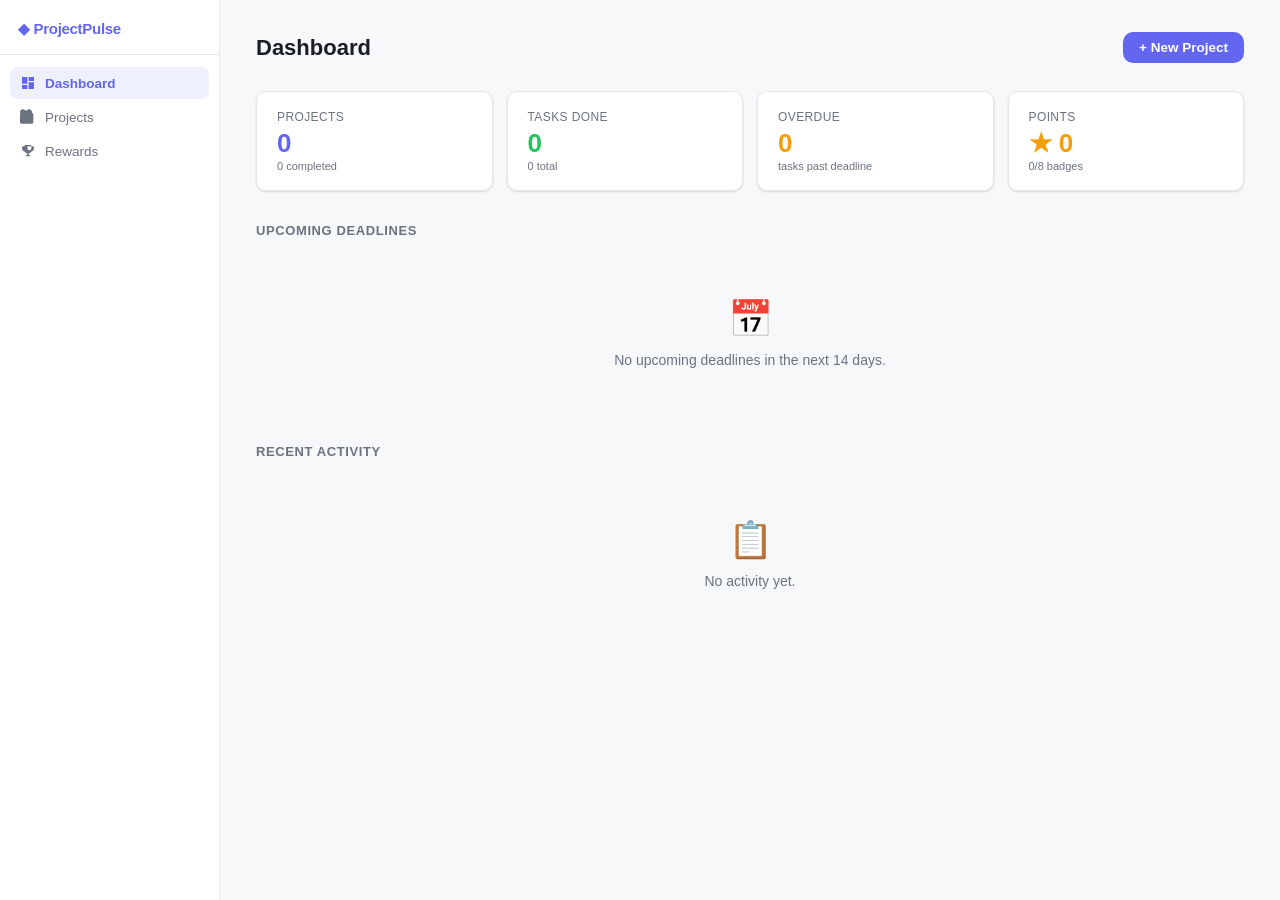
<file: index.html>
<!DOCTYPE html>
<html lang="en">
<head>
  <meta charset="UTF-8" />
  <meta name="viewport" content="width=device-width, initial-scale=1.0" />
  <title>ProjectPulse</title>
  <link rel="stylesheet" href="style.css" />
</head>
<body>

<!-- ===== SIDEBAR ===== -->
<aside class="sidebar">
  <div class="sidebar-header">
    <span class="logo">&#9670; ProjectPulse</span>
  </div>

  <nav class="sidebar-nav">
    <button class="nav-btn active" data-view="dashboard">
      <svg viewBox="0 0 24 24"><path d="M3 13h8V3H3zm0 8h8v-6H3zm10 0h8V11h-8zm0-18v6h8V3z"/></svg>
      Dashboard
    </button>
    <button class="nav-btn" data-view="projects">
      <svg viewBox="0 0 24 24"><path d="M20 6h-2.18c.07-.44.18-.88.18-1.33C18 2.53 15.96.5 13.5.5c-1.3 0-2.48.56-3.33 1.44L9 3.09 7.83 1.94C6.98 1.06 5.8.5 4.5.5 2.04.5 0 2.53 0 4.67 0 5.12.11 5.56.18 6H2C.9 6 0 6.9 0 8v12c0 1.1.9 2 2 2h16c1.1 0 2-.9 2-2V8c0-1.1-.9-2-2-2z"/></svg>
      Projects
    </button>
    <button class="nav-btn" data-view="rewards">
      <svg viewBox="0 0 24 24"><path d="M19 5h-2V3H7v2H5c-1.1 0-2 .9-2 2v1c0 2.55 1.92 4.63 4.39 4.94A5.01 5.01 0 0011 15.9V18H9v2h6v-2h-2v-2.1a5.01 5.01 0 003.61-2.96C19.08 12.63 21 10.55 21 8V7c0-1.1-.9-2-2-2zm-2 3c0 1.65-1.35 3-3 3s-3-1.35-3-3V5h6v3z"/></svg>
      Rewards
    </button>
  </nav>

  <div class="sidebar-projects" id="sidebarProjectList"></div>
</aside>

<!-- ===== MAIN ===== -->
<main class="main">

  <!-- DASHBOARD VIEW -->
  <section class="view active" id="view-dashboard">
    <header class="view-header">
      <h1>Dashboard</h1>
      <button class="btn-primary" id="dashNewProject">+ New Project</button>
    </header>

    <div class="stats-grid" id="statsGrid"></div>

    <div class="section-title">Upcoming Deadlines</div>
    <div class="deadline-list" id="upcomingDeadlines"></div>

    <div class="section-title">Recent Activity</div>
    <div class="activity-list" id="activityList"></div>
  </section>

  <!-- PROJECTS VIEW -->
  <section class="view" id="view-projects">
    <header class="view-header">
      <h1>Projects</h1>
      <button class="btn-primary" id="projNewProject">+ New Project</button>
    </header>
    <div class="projects-grid" id="projectsGrid"></div>
  </section>

  <!-- REWARDS VIEW -->
  <section class="view" id="view-rewards">
    <header class="view-header">
      <h1>Rewards</h1>
    </header>
    <div class="rewards-summary" id="rewardsSummary"></div>
    <div class="section-title">Badges Earned</div>
    <div class="badges-grid" id="badgesGrid"></div>
    <div class="section-title">Points History</div>
    <div class="points-history" id="pointsHistory"></div>
  </section>

  <!-- PROJECT DETAIL VIEW -->
  <section class="view" id="view-project-detail">
    <header class="view-header">
      <button class="btn-back" id="backBtn">&#8592; Back</button>
      <div class="project-detail-title">
        <h1 id="detailProjectName"></h1>
        <span class="deadline-badge" id="detailDeadline"></span>
      </div>
      <div class="header-actions">
        <button class="btn-secondary" id="addMilestoneBtn">+ Milestone</button>
        <button class="btn-danger-sm" id="deleteProjectBtn">Delete</button>
      </div>
    </header>
    <p class="project-description" id="detailDescription"></p>
    <div class="progress-bar-wrap">
      <div class="progress-bar-label">
        <span>Progress</span>
        <span id="detailProgress">0%</span>
      </div>
      <div class="progress-bar-track"><div class="progress-bar-fill" id="detailProgressBar"></div></div>
    </div>
    <div class="milestones-list" id="milestonesList"></div>
  </section>

</main>

<!-- ===== MODALS ===== -->

<!-- New/Edit Project Modal -->
<div class="modal-overlay" id="projectModal">
  <div class="modal">
    <div class="modal-header">
      <h2 id="projectModalTitle">New Project</h2>
      <button class="modal-close" data-close="projectModal">&times;</button>
    </div>
    <div class="modal-body">
      <label>Project Name <span class="req">*</span></label>
      <input type="text" id="pmName" placeholder="e.g. Website Redesign" />

      <label>Description</label>
      <textarea id="pmDesc" rows="3" placeholder="What is this project about?"></textarea>

      <label>Deadline <span class="req">*</span></label>
      <input type="date" id="pmDeadline" />

      <label>Priority</label>
      <select id="pmPriority">
        <option value="low">Low</option>
        <option value="medium" selected>Medium</option>
        <option value="high">High</option>
      </select>
    </div>
    <div class="modal-footer">
      <button class="btn-secondary" data-close="projectModal">Cancel</button>
      <button class="btn-primary" id="saveProjectBtn">Save Project</button>
    </div>
  </div>
</div>

<!-- New/Edit Milestone Modal -->
<div class="modal-overlay" id="milestoneModal">
  <div class="modal">
    <div class="modal-header">
      <h2 id="milestoneModalTitle">New Milestone</h2>
      <button class="modal-close" data-close="milestoneModal">&times;</button>
    </div>
    <div class="modal-body">
      <label>Milestone Name <span class="req">*</span></label>
      <input type="text" id="mmName" placeholder="e.g. Design Phase" />

      <label>Deadline <span class="req">*</span></label>
      <input type="date" id="mmDeadline" />
    </div>
    <div class="modal-footer">
      <button class="btn-secondary" data-close="milestoneModal">Cancel</button>
      <button class="btn-primary" id="saveMilestoneBtn">Save Milestone</button>
    </div>
  </div>
</div>

<!-- New/Edit Task Modal -->
<div class="modal-overlay" id="taskModal">
  <div class="modal">
    <div class="modal-header">
      <h2 id="taskModalTitle">New Task</h2>
      <button class="modal-close" data-close="taskModal">&times;</button>
    </div>
    <div class="modal-body">
      <label>Task Name <span class="req">*</span></label>
      <input type="text" id="tmName" placeholder="e.g. Create wireframes" />

      <label>Deadline</label>
      <input type="date" id="tmDeadline" />

      <label>Reminder (minutes before deadline)</label>
      <select id="tmReminder">
        <option value="0">No reminder</option>
        <option value="60">1 hour before</option>
        <option value="1440" selected>1 day before</option>
        <option value="4320">3 days before</option>
        <option value="10080">1 week before</option>
      </select>
    </div>
    <div class="modal-footer">
      <button class="btn-secondary" data-close="taskModal">Cancel</button>
      <button class="btn-primary" id="saveTaskBtn">Save Task</button>
    </div>
  </div>
</div>

<!-- Reward Toast -->
<div class="reward-toast" id="rewardToast">
  <div class="toast-icon">&#127942;</div>
  <div class="toast-content">
    <div class="toast-title" id="toastTitle"></div>
    <div class="toast-body" id="toastBody"></div>
  </div>
</div>

<script src="app.js"></script>
</body>
</html>
</file>
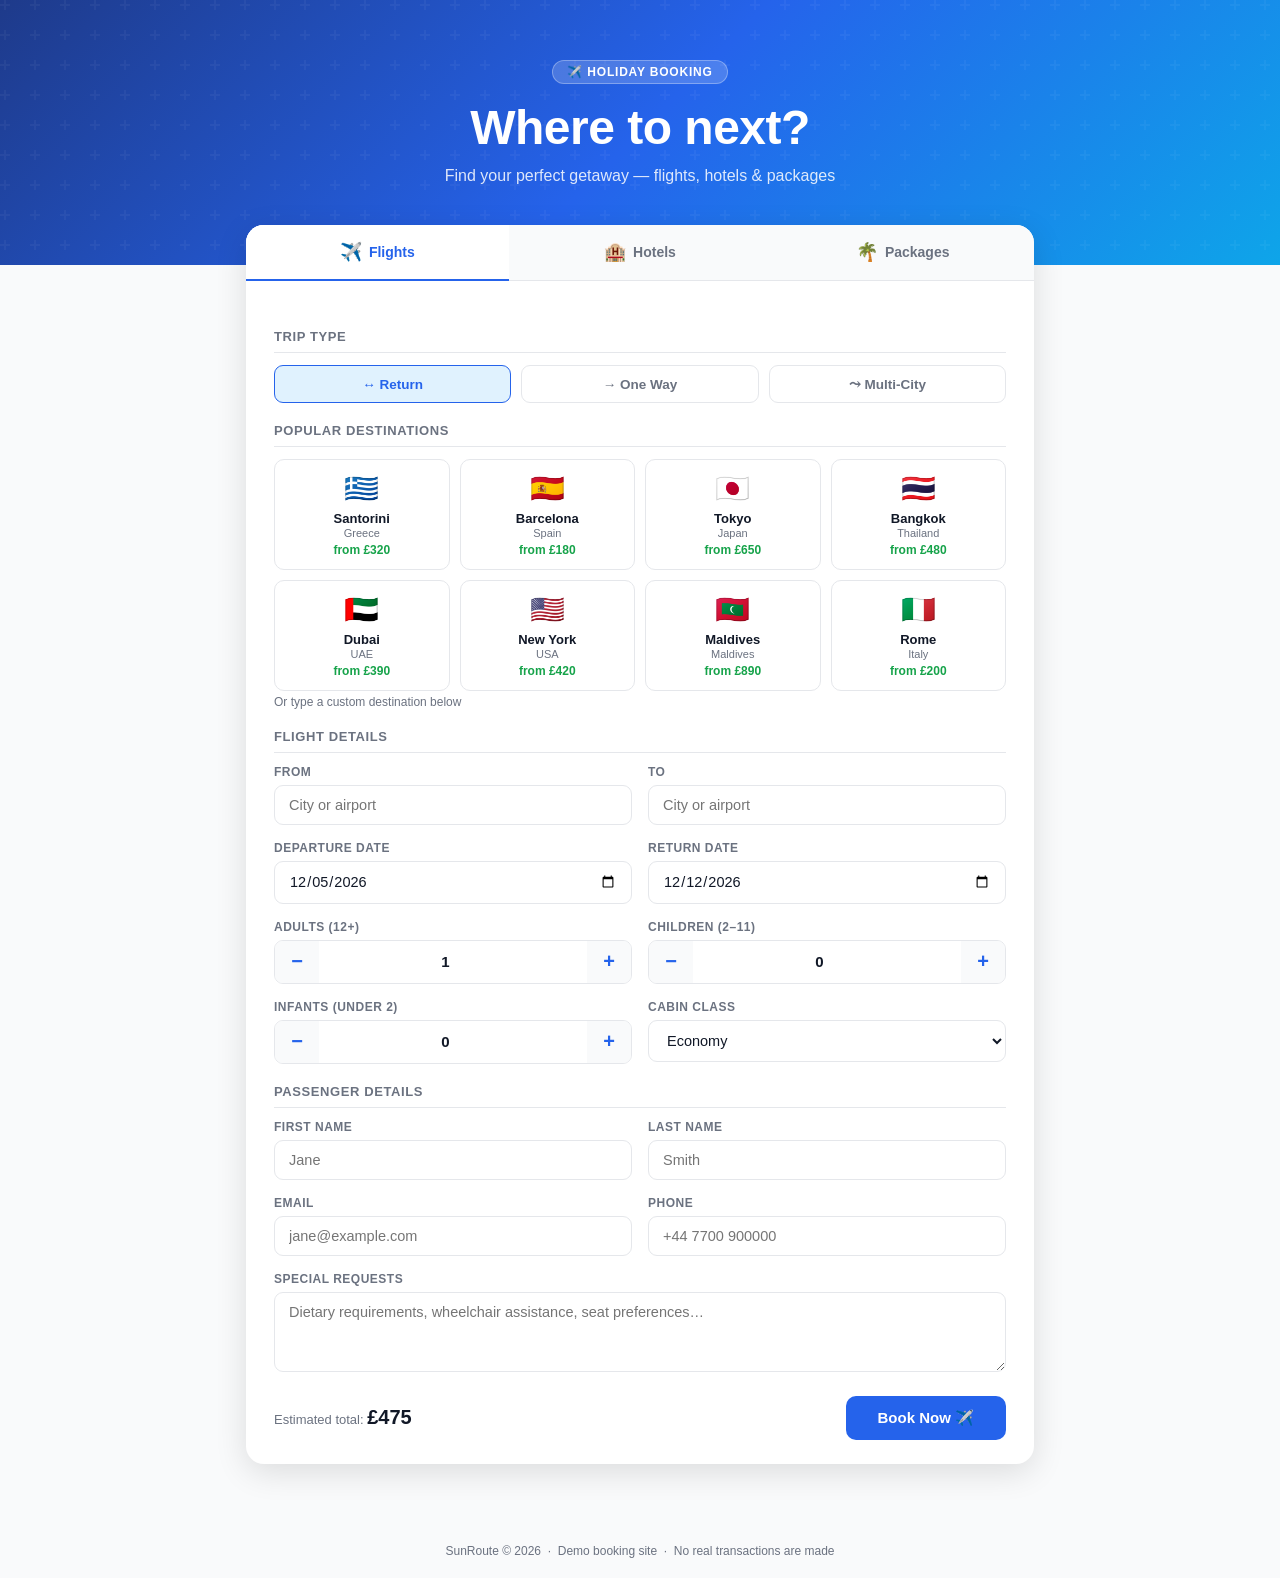
<file: holiday-booking.html>
<!DOCTYPE html>
<html lang="en">
<head>
<meta charset="UTF-8" />
<meta name="viewport" content="width=device-width, initial-scale=1.0" />
<title>SunRoute — Holiday Booking</title>
<style>
  *, *::before, *::after { box-sizing: border-box; margin: 0; padding: 0; }

  :root {
    --blue:    #2563eb;
    --blue-d:  #1d4ed8;
    --sky:     #e0f2fe;
    --green:   #16a34a;
    --amber:   #d97706;
    --red:     #dc2626;
    --text:    #111827;
    --sub:     #6b7280;
    --border:  #e5e7eb;
    --bg:      #f9fafb;
    --white:   #ffffff;
    --radius:  12px;
    --shadow:  0 1px 4px rgba(0,0,0,.08), 0 2px 12px rgba(0,0,0,.06);
    --shadow-lg: 0 8px 32px rgba(0,0,0,.12);
  }

  html { scroll-behavior: smooth; }
  body {
    font-family: -apple-system, BlinkMacSystemFont, "Segoe UI", Roboto, sans-serif;
    font-size: 15px;
    color: var(--text);
    background: var(--bg);
    min-height: 100vh;
  }

  /* ── HERO ── */
  .hero {
    background: linear-gradient(135deg, #1e3a8a 0%, #2563eb 50%, #0ea5e9 100%);
    color: #fff;
    padding: 60px 24px 80px;
    text-align: center;
    position: relative;
    overflow: hidden;
  }
  .hero::before {
    content: '';
    position: absolute;
    inset: 0;
    background: url("data:image/svg+xml,%3Csvg width='60' height='60' viewBox='0 0 60 60' xmlns='http://www.w3.org/2000/svg'%3E%3Cg fill='none' fill-rule='evenodd'%3E%3Cg fill='%23ffffff' fill-opacity='0.04'%3E%3Cpath d='M36 34v-4h-2v4h-4v2h4v4h2v-4h4v-2h-4zm0-30V0h-2v4h-4v2h4v4h2V6h4V4h-4zM6 34v-4H4v4H0v2h4v4h2v-4h4v-2H6zM6 4V0H4v4H0v2h4v4h2V6h4V4H6z'/%3E%3C/g%3E%3C/g%3E%3C/svg%3E");
  }
  .hero-label {
    display: inline-block;
    background: rgba(255,255,255,.18);
    border: 1px solid rgba(255,255,255,.3);
    border-radius: 99px;
    padding: 4px 14px;
    font-size: 12px;
    font-weight: 600;
    letter-spacing: .8px;
    text-transform: uppercase;
    margin-bottom: 16px;
    position: relative;
  }
  .hero h1 {
    font-size: clamp(28px, 5vw, 48px);
    font-weight: 800;
    letter-spacing: -.5px;
    margin-bottom: 12px;
    position: relative;
  }
  .hero p {
    font-size: 16px;
    opacity: .85;
    position: relative;
  }

  /* ── MAIN CARD ── */
  .container {
    max-width: 820px;
    margin: -40px auto 60px;
    padding: 0 16px;
    position: relative;
  }

  .card {
    background: var(--white);
    border-radius: 18px;
    box-shadow: var(--shadow-lg);
    overflow: hidden;
  }

  /* ── TABS ── */
  .tabs {
    display: flex;
    border-bottom: 1px solid var(--border);
    background: var(--bg);
  }
  .tab {
    flex: 1;
    padding: 16px 10px;
    border: none;
    background: transparent;
    font-size: 14px;
    font-weight: 600;
    color: var(--sub);
    cursor: pointer;
    transition: color .15s, background .15s;
    display: flex;
    align-items: center;
    justify-content: center;
    gap: 7px;
    border-bottom: 2px solid transparent;
    margin-bottom: -1px;
  }
  .tab:hover { color: var(--text); background: var(--white); }
  .tab.active { color: var(--blue); border-bottom-color: var(--blue); background: var(--white); }
  .tab-icon { font-size: 18px; }

  /* ── FORM PANELS ── */
  .panel { display: none; padding: 28px 28px 24px; }
  .panel.active { display: block; }

  .form-grid {
    display: grid;
    grid-template-columns: 1fr 1fr;
    gap: 16px;
  }
  .span2 { grid-column: 1 / -1; }

  .field { display: flex; flex-direction: column; gap: 6px; }
  .field label {
    font-size: 12px;
    font-weight: 700;
    text-transform: uppercase;
    letter-spacing: .5px;
    color: var(--sub);
  }
  .field input,
  .field select,
  .field textarea {
    padding: 11px 14px;
    border: 1.5px solid var(--border);
    border-radius: 9px;
    font-size: 14.5px;
    font-family: inherit;
    color: var(--text);
    background: var(--white);
    transition: border-color .15s, box-shadow .15s;
    outline: none;
    width: 100%;
  }
  .field input:focus,
  .field select:focus,
  .field textarea:focus {
    border-color: var(--blue);
    box-shadow: 0 0 0 3px rgba(37,99,235,.12);
  }
  .field textarea { resize: vertical; min-height: 80px; }
  .field .field-hint { font-size: 11.5px; color: var(--sub); }

  /* counter widget */
  .counter {
    display: flex;
    align-items: center;
    gap: 0;
    border: 1.5px solid var(--border);
    border-radius: 9px;
    overflow: hidden;
    height: 44px;
  }
  .counter button {
    width: 44px;
    height: 100%;
    border: none;
    background: var(--bg);
    font-size: 20px;
    cursor: pointer;
    color: var(--blue);
    font-weight: 700;
    transition: background .15s;
    flex-shrink: 0;
  }
  .counter button:hover { background: var(--sky); }
  .counter input {
    flex: 1;
    border: none !important;
    text-align: center;
    font-size: 15px;
    font-weight: 700;
    background: transparent;
    padding: 0 !important;
    box-shadow: none !important;
    min-width: 0;
  }
  .counter input:focus { box-shadow: none !important; }

  /* trip type radio */
  .trip-type-group {
    display: flex;
    gap: 10px;
  }
  .trip-type-group label {
    flex: 1;
    display: flex;
    align-items: center;
    justify-content: center;
    gap: 7px;
    padding: 10px 12px;
    border: 1.5px solid var(--border);
    border-radius: 9px;
    cursor: pointer;
    font-size: 13.5px;
    font-weight: 600;
    color: var(--sub);
    transition: border-color .15s, color .15s, background .15s;
    text-transform: none;
    letter-spacing: 0;
  }
  .trip-type-group input[type="radio"] { display: none; }
  .trip-type-group input[type="radio"]:checked + span { color: var(--blue); }
  .trip-type-group label:has(input:checked) {
    border-color: var(--blue);
    background: var(--sky);
    color: var(--blue);
  }

  /* section heading inside form */
  .form-section-title {
    font-size: 13px;
    font-weight: 700;
    text-transform: uppercase;
    letter-spacing: .6px;
    color: var(--sub);
    margin: 20px 0 12px;
    padding-bottom: 8px;
    border-bottom: 1px solid var(--border);
  }

  /* destination cards */
  .dest-grid {
    display: grid;
    grid-template-columns: repeat(auto-fill, minmax(140px, 1fr));
    gap: 10px;
    margin-bottom: 4px;
  }
  .dest-card {
    border: 1.5px solid var(--border);
    border-radius: 10px;
    padding: 12px 10px;
    text-align: center;
    cursor: pointer;
    transition: border-color .15s, background .15s, transform .12s;
    user-select: none;
  }
  .dest-card:hover { border-color: #93c5fd; background: #f0f9ff; transform: translateY(-2px); }
  .dest-card.selected { border-color: var(--blue); background: var(--sky); }
  .dest-flag { font-size: 28px; margin-bottom: 6px; }
  .dest-name { font-size: 13px; font-weight: 700; }
  .dest-country { font-size: 11px; color: var(--sub); margin-top: 1px; }
  .dest-price { font-size: 12px; font-weight: 700; color: var(--green); margin-top: 4px; }

  /* ── SUBMIT BUTTON ── */
  .submit-row {
    display: flex;
    align-items: center;
    justify-content: space-between;
    gap: 12px;
    margin-top: 24px;
    flex-wrap: wrap;
  }
  .price-preview {
    font-size: 13px;
    color: var(--sub);
  }
  .price-preview strong { font-size: 20px; color: var(--text); }

  .btn-submit {
    padding: 13px 32px;
    background: var(--blue);
    color: #fff;
    border: none;
    border-radius: 10px;
    font-size: 15px;
    font-weight: 700;
    cursor: pointer;
    transition: background .15s, transform .12s;
    display: flex;
    align-items: center;
    gap: 8px;
  }
  .btn-submit:hover { background: var(--blue-d); transform: translateY(-1px); }
  .btn-submit:active { transform: translateY(0); }

  /* ── CONFIRMATION ── */
  #confirmation {
    display: none;
    padding: 48px 28px;
    text-align: center;
  }
  #confirmation.active { display: block; }
  .confirm-icon { font-size: 56px; margin-bottom: 16px; }
  .confirm-ref {
    display: inline-block;
    background: var(--sky);
    color: var(--blue);
    font-size: 13px;
    font-weight: 700;
    padding: 4px 14px;
    border-radius: 99px;
    letter-spacing: 1px;
    margin-bottom: 12px;
  }
  #confirmation h2 { font-size: 24px; font-weight: 800; margin-bottom: 8px; }
  #confirmation p { color: var(--sub); font-size: 14px; margin-bottom: 24px; }

  .booking-summary {
    background: var(--bg);
    border: 1px solid var(--border);
    border-radius: var(--radius);
    padding: 20px;
    text-align: left;
    margin: 0 auto 24px;
    max-width: 480px;
  }
  .booking-summary .sum-row {
    display: flex;
    justify-content: space-between;
    padding: 7px 0;
    font-size: 14px;
    border-bottom: 1px solid var(--border);
  }
  .booking-summary .sum-row:last-child { border-bottom: none; font-weight: 700; font-size: 15px; }
  .booking-summary .sum-row span:first-child { color: var(--sub); }
  .booking-summary .sum-row span:last-child { font-weight: 600; }

  .btn-back {
    padding: 11px 24px;
    background: transparent;
    color: var(--blue);
    border: 1.5px solid var(--blue);
    border-radius: 10px;
    font-size: 14px;
    font-weight: 700;
    cursor: pointer;
    transition: background .15s;
  }
  .btn-back:hover { background: var(--sky); }

  /* ── ERROR ── */
  .error-msg {
    display: none;
    background: #fef2f2;
    border: 1px solid #fca5a5;
    color: var(--red);
    font-size: 13px;
    padding: 10px 14px;
    border-radius: 8px;
    margin-top: 14px;
  }
  .error-msg.show { display: block; }

  /* ── FOOTER ── */
  .footer {
    text-align: center;
    padding: 20px;
    font-size: 12px;
    color: var(--sub);
  }

  /* ── RESPONSIVE ── */
  @media (max-width: 560px) {
    .form-grid { grid-template-columns: 1fr; }
    .span2 { grid-column: 1; }
    .panel { padding: 20px 16px; }
    .tab { font-size: 12px; padding: 14px 6px; }
    .tab-icon { display: none; }
    .trip-type-group { flex-direction: column; }
  }
</style>
</head>
<body>

<!-- HERO -->
<div class="hero">
  <div class="hero-label">✈️ Holiday Booking</div>
  <h1>Where to next?</h1>
  <p>Find your perfect getaway — flights, hotels &amp; packages</p>
</div>

<!-- MAIN CARD -->
<div class="container">
  <div class="card" id="bookingCard">

    <!-- TABS -->
    <div class="tabs">
      <button class="tab active" onclick="switchTab('flights')" id="tab-flights">
        <span class="tab-icon">✈️</span> Flights
      </button>
      <button class="tab" onclick="switchTab('hotels')" id="tab-hotels">
        <span class="tab-icon">🏨</span> Hotels
      </button>
      <button class="tab" onclick="switchTab('packages')" id="tab-packages">
        <span class="tab-icon">🌴</span> Packages
      </button>
    </div>

    <!-- ══ FLIGHTS PANEL ══ -->
    <div class="panel active" id="panel-flights">

      <div class="form-section-title">Trip Type</div>
      <div class="trip-type-group" id="tripTypeGroup">
        <label><input type="radio" name="tripType" value="return" checked onchange="updateReturnField()"><span>↔ Return</span></label>
        <label><input type="radio" name="tripType" value="oneway" onchange="updateReturnField()"><span>→ One Way</span></label>
        <label><input type="radio" name="tripType" value="multi" onchange="updateReturnField()"><span>⤳ Multi-City</span></label>
      </div>

      <div class="form-section-title">Popular Destinations</div>
      <div class="dest-grid" id="destGrid">
        <!-- injected by JS -->
      </div>
      <div style="font-size:12px;color:var(--sub);margin-bottom:4px">Or type a custom destination below</div>

      <div class="form-section-title">Flight Details</div>
      <div class="form-grid">
        <div class="field">
          <label>From</label>
          <input type="text" id="fromCity" placeholder="City or airport" />
        </div>
        <div class="field">
          <label>To</label>
          <input type="text" id="toCity" placeholder="City or airport" />
        </div>
        <div class="field">
          <label>Departure Date</label>
          <input type="date" id="departDate" />
        </div>
        <div class="field" id="returnDateField">
          <label>Return Date</label>
          <input type="date" id="returnDate" />
        </div>
        <div class="field">
          <label>Adults (12+)</label>
          <div class="counter">
            <button type="button" onclick="adj('adults',-1)">−</button>
            <input type="number" id="adults" value="1" min="1" max="9" readonly />
            <button type="button" onclick="adj('adults',1)">+</button>
          </div>
        </div>
        <div class="field">
          <label>Children (2–11)</label>
          <div class="counter">
            <button type="button" onclick="adj('children',-1)">−</button>
            <input type="number" id="children" value="0" min="0" max="9" readonly />
            <button type="button" onclick="adj('children',1)">+</button>
          </div>
        </div>
        <div class="field">
          <label>Infants (under 2)</label>
          <div class="counter">
            <button type="button" onclick="adj('infants',-1)">−</button>
            <input type="number" id="infants" value="0" min="0" max="4" readonly />
            <button type="button" onclick="adj('infants',1)">+</button>
          </div>
        </div>
        <div class="field">
          <label>Cabin Class</label>
          <select id="cabinClass">
            <option value="economy">Economy</option>
            <option value="premium_economy">Premium Economy</option>
            <option value="business">Business Class</option>
            <option value="first">First Class</option>
          </select>
        </div>
      </div>

      <div class="form-section-title">Passenger Details</div>
      <div class="form-grid">
        <div class="field">
          <label>First Name</label>
          <input type="text" id="firstName" placeholder="Jane" />
        </div>
        <div class="field">
          <label>Last Name</label>
          <input type="text" id="lastName" placeholder="Smith" />
        </div>
        <div class="field">
          <label>Email</label>
          <input type="email" id="email" placeholder="jane@example.com" />
        </div>
        <div class="field">
          <label>Phone</label>
          <input type="tel" id="phone" placeholder="+44 7700 900000" />
        </div>
        <div class="field span2">
          <label>Special Requests</label>
          <textarea id="requests" placeholder="Dietary requirements, wheelchair assistance, seat preferences…"></textarea>
        </div>
      </div>

      <div class="error-msg" id="flightError"></div>

      <div class="submit-row">
        <div class="price-preview">
          Estimated total: <strong id="priceDisplay">£0</strong>
        </div>
        <button class="btn-submit" onclick="submitBooking('flight')">
          Book Now ✈️
        </button>
      </div>
    </div>

    <!-- ══ HOTELS PANEL ══ -->
    <div class="panel" id="panel-hotels">
      <div class="form-section-title">Destination &amp; Dates</div>
      <div class="form-grid">
        <div class="field span2">
          <label>Destination</label>
          <input type="text" id="hotelDest" placeholder="City, region or property name" />
        </div>
        <div class="field">
          <label>Check-in</label>
          <input type="date" id="hotelCheckin" />
        </div>
        <div class="field">
          <label>Check-out</label>
          <input type="date" id="hotelCheckout" />
        </div>
        <div class="field">
          <label>Rooms</label>
          <div class="counter">
            <button type="button" onclick="adj('hotelRooms',-1)">−</button>
            <input type="number" id="hotelRooms" value="1" min="1" max="10" readonly />
            <button type="button" onclick="adj('hotelRooms',1)">+</button>
          </div>
        </div>
        <div class="field">
          <label>Guests</label>
          <div class="counter">
            <button type="button" onclick="adj('hotelGuests',-1)">−</button>
            <input type="number" id="hotelGuests" value="2" min="1" max="20" readonly />
            <button type="button" onclick="adj('hotelGuests',1)">+</button>
          </div>
        </div>
        <div class="field">
          <label>Star Rating</label>
          <select id="hotelStars">
            <option value="any">Any</option>
            <option value="3">3 Stars ★★★</option>
            <option value="4" selected>4 Stars ★★★★</option>
            <option value="5">5 Stars ★★★★★</option>
          </select>
        </div>
        <div class="field">
          <label>Board Basis</label>
          <select id="boardBasis">
            <option value="room_only">Room Only</option>
            <option value="bb">Bed &amp; Breakfast</option>
            <option value="hb">Half Board</option>
            <option value="fb">Full Board</option>
            <option value="ai">All Inclusive</option>
          </select>
        </div>
      </div>

      <div class="form-section-title">Guest Details</div>
      <div class="form-grid">
        <div class="field">
          <label>First Name</label>
          <input type="text" id="hotelFirst" placeholder="Jane" />
        </div>
        <div class="field">
          <label>Last Name</label>
          <input type="text" id="hotelLast" placeholder="Smith" />
        </div>
        <div class="field">
          <label>Email</label>
          <input type="email" id="hotelEmail" placeholder="jane@example.com" />
        </div>
        <div class="field">
          <label>Phone</label>
          <input type="tel" id="hotelPhone" placeholder="+44 7700 900000" />
        </div>
      </div>

      <div class="error-msg" id="hotelError"></div>

      <div class="submit-row">
        <div class="price-preview">
          Estimated total: <strong id="hotelPriceDisplay">£0</strong>
        </div>
        <button class="btn-submit" onclick="submitBooking('hotel')">
          Book Hotel 🏨
        </button>
      </div>
    </div>

    <!-- ══ PACKAGES PANEL ══ -->
    <div class="panel" id="panel-packages">
      <div class="form-section-title">Package Details</div>
      <div class="form-grid">
        <div class="field span2">
          <label>Destination</label>
          <input type="text" id="pkgDest" placeholder="e.g. Santorini, Greece" />
        </div>
        <div class="field">
          <label>Departure Date</label>
          <input type="date" id="pkgDepart" />
        </div>
        <div class="field">
          <label>Duration</label>
          <select id="pkgDuration">
            <option value="3">3 nights</option>
            <option value="5">5 nights</option>
            <option value="7" selected>7 nights</option>
            <option value="10">10 nights</option>
            <option value="14">14 nights</option>
            <option value="21">21 nights</option>
          </select>
        </div>
        <div class="field">
          <label>Adults</label>
          <div class="counter">
            <button type="button" onclick="adj('pkgAdults',-1)">−</button>
            <input type="number" id="pkgAdults" value="2" min="1" max="9" readonly />
            <button type="button" onclick="adj('pkgAdults',1)">+</button>
          </div>
        </div>
        <div class="field">
          <label>Children</label>
          <div class="counter">
            <button type="button" onclick="adj('pkgChildren',-1)">−</button>
            <input type="number" id="pkgChildren" value="0" min="0" max="9" readonly />
            <button type="button" onclick="adj('pkgChildren',1)">+</button>
          </div>
        </div>
        <div class="field">
          <label>Package Type</label>
          <select id="pkgType">
            <option value="flight_hotel">Flight + Hotel</option>
            <option value="flight_hotel_car">Flight + Hotel + Car</option>
            <option value="all_inclusive">All Inclusive</option>
            <option value="luxury">Luxury Escape</option>
          </select>
        </div>
        <div class="field">
          <label>Budget per person</label>
          <select id="pkgBudget">
            <option value="budget">Budget (up to £500)</option>
            <option value="mid" selected>Mid-range (£500–£1,500)</option>
            <option value="premium">Premium (£1,500–£3,000)</option>
            <option value="luxury">Luxury (£3,000+)</option>
          </select>
        </div>
      </div>

      <div class="form-section-title">Lead Traveller</div>
      <div class="form-grid">
        <div class="field">
          <label>First Name</label>
          <input type="text" id="pkgFirst" placeholder="Jane" />
        </div>
        <div class="field">
          <label>Last Name</label>
          <input type="text" id="pkgLast" placeholder="Smith" />
        </div>
        <div class="field">
          <label>Email</label>
          <input type="email" id="pkgEmail" placeholder="jane@example.com" />
        </div>
        <div class="field">
          <label>Phone</label>
          <input type="tel" id="pkgPhone" placeholder="+44 7700 900000" />
        </div>
        <div class="field span2">
          <label>Any special requirements?</label>
          <textarea id="pkgRequests" placeholder="Anniversary trip, accessibility needs, dietary requirements…"></textarea>
        </div>
      </div>

      <div class="error-msg" id="pkgError"></div>

      <div class="submit-row">
        <div class="price-preview">
          Estimated total: <strong id="pkgPriceDisplay">£0</strong>
        </div>
        <button class="btn-submit" onclick="submitBooking('package')">
          Book Package 🌴
        </button>
      </div>
    </div>

    <!-- ══ CONFIRMATION ══ -->
    <div id="confirmation">
      <div class="confirm-icon">🎉</div>
      <div class="confirm-ref" id="confirmRef">REF: SR-000000</div>
      <h2>Booking Confirmed!</h2>
      <p>Your holiday is booked. A confirmation summary is shown below.<br>Check your email for the full itinerary.</p>
      <div class="booking-summary" id="bookingSummary"></div>
      <button class="btn-back" onclick="newBooking()">← Book Another Holiday</button>
    </div>

  </div><!-- /card -->
</div><!-- /container -->

<div class="footer">SunRoute &copy; 2026 &nbsp;·&nbsp; Demo booking site &nbsp;·&nbsp; No real transactions are made</div>

<script>
// ── Destinations ──────────────────────────────────────────
const DESTINATIONS = [
  { flag:'🇬🇷', name:'Santorini', country:'Greece',   base: 320, id:'santorini' },
  { flag:'🇪🇸', name:'Barcelona', country:'Spain',    base: 180, id:'barcelona' },
  { flag:'🇯🇵', name:'Tokyo',     country:'Japan',    base: 650, id:'tokyo'     },
  { flag:'🇹🇭', name:'Bangkok',   country:'Thailand', base: 480, id:'bangkok'   },
  { flag:'🇦🇪', name:'Dubai',     country:'UAE',      base: 390, id:'dubai'     },
  { flag:'🇺🇸', name:'New York',  country:'USA',      base: 420, id:'newyork'   },
  { flag:'🇲🇻', name:'Maldives',  country:'Maldives', base: 890, id:'maldives'  },
  { flag:'🇮🇹', name:'Rome',      country:'Italy',    base: 200, id:'rome'      },
];

let selectedDest = null;

function renderDestinations() {
  const grid = document.getElementById('destGrid');
  grid.innerHTML = DESTINATIONS.map(d => `
    <div class="dest-card" id="dest-${d.id}" onclick="selectDest('${d.id}')">
      <div class="dest-flag">${d.flag}</div>
      <div class="dest-name">${d.name}</div>
      <div class="dest-country">${d.country}</div>
      <div class="dest-price">from £${d.base}</div>
    </div>
  `).join('');
}

function selectDest(id) {
  selectedDest = DESTINATIONS.find(d => d.id === id);
  document.querySelectorAll('.dest-card').forEach(c => c.classList.remove('selected'));
  document.getElementById('dest-' + id).classList.add('selected');
  document.getElementById('toCity').value = `${selectedDest.name}, ${selectedDest.country}`;
  updatePrice();
}

// ── Counter widget ────────────────────────────────────────
function adj(id, delta) {
  const el = document.getElementById(id);
  const min = parseInt(el.min) || 0;
  const max = parseInt(el.max) || 99;
  el.value = Math.min(max, Math.max(min, parseInt(el.value) + delta));
  updatePrice();
  updateHotelPrice();
  updatePkgPrice();
}

// ── Tabs ─────────────────────────────────────────────────
function switchTab(tab) {
  ['flights','hotels','packages'].forEach(t => {
    document.getElementById('tab-' + t).classList.toggle('active', t === tab);
    document.getElementById('panel-' + t).classList.toggle('active', t === tab);
  });
}

// ── Return date field toggle ──────────────────────────────
function updateReturnField() {
  const type = document.querySelector('input[name="tripType"]:checked').value;
  document.getElementById('returnDateField').style.display = type === 'oneway' ? 'none' : '';
  updatePrice();
}

// ── Price estimates (fictional) ───────────────────────────
function updatePrice() {
  const adults   = parseInt(document.getElementById('adults').value)   || 1;
  const children = parseInt(document.getElementById('children').value) || 0;
  const infants  = parseInt(document.getElementById('infants').value)  || 0;
  const cabinMult = { economy:1, premium_economy:1.5, business:2.8, first:4.5 };
  const cabin  = cabinMult[document.getElementById('cabinClass').value] || 1;
  const type   = document.querySelector('input[name="tripType"]:checked')?.value;
  const rtMult = type === 'oneway' ? 1 : 1.9;
  const base   = selectedDest ? selectedDest.base : 250;
  const total  = Math.round((adults * base + children * base * 0.75 + infants * 50) * cabin * rtMult);
  document.getElementById('priceDisplay').textContent = '£' + total.toLocaleString();
  return total;
}

function updateHotelPrice() {
  const rooms  = parseInt(document.getElementById('hotelRooms').value)  || 1;
  const stars  = parseInt(document.getElementById('hotelStars').value)  || 4;
  const checkin  = document.getElementById('hotelCheckin').value;
  const checkout = document.getElementById('hotelCheckout').value;
  let nights = 1;
  if (checkin && checkout) {
    nights = Math.max(1, Math.round((new Date(checkout) - new Date(checkin)) / 864e5));
  }
  const starMult = { 3: 80, 4: 140, 5: 280, any: 100 };
  const nightly = starMult[document.getElementById('hotelStars').value] || 120;
  const total = rooms * nights * nightly;
  document.getElementById('hotelPriceDisplay').textContent = '£' + total.toLocaleString();
  return total;
}

function updatePkgPrice() {
  const adults   = parseInt(document.getElementById('pkgAdults').value)   || 2;
  const children = parseInt(document.getElementById('pkgChildren').value) || 0;
  const nights   = parseInt(document.getElementById('pkgDuration').value) || 7;
  const budgetMult = { budget: 350, mid: 900, premium: 2200, luxury: 4500 };
  const pp    = budgetMult[document.getElementById('pkgBudget').value] || 900;
  const total = Math.round((adults + children * 0.7) * pp * (nights / 7));
  document.getElementById('pkgPriceDisplay').textContent = '£' + total.toLocaleString();
  return total;
}

// ── Validation ────────────────────────────────────────────
function showError(id, msg) {
  const el = document.getElementById(id);
  el.textContent = msg;
  el.classList.add('show');
  setTimeout(() => el.classList.remove('show'), 5000);
}

function validateEmail(e) { return /^[^\s@]+@[^\s@]+\.[^\s@]+$/.test(e); }

// ── Reference number ─────────────────────────────────────
function genRef() {
  return 'SR-' + Math.random().toString(36).slice(2,8).toUpperCase();
}

// ── Submit ────────────────────────────────────────────────
function submitBooking(type) {
  let rows = [];
  let valid = true;
  let errorId = '';
  const ref = genRef();

  if (type === 'flight') {
    errorId = 'flightError';
    const from     = document.getElementById('fromCity').value.trim();
    const to       = document.getElementById('toCity').value.trim();
    const depart   = document.getElementById('departDate').value;
    const tripType = document.querySelector('input[name="tripType"]:checked').value;
    const ret      = document.getElementById('returnDate').value;
    const first    = document.getElementById('firstName').value.trim();
    const last     = document.getElementById('lastName').value.trim();
    const email    = document.getElementById('email').value.trim();
    const adults   = document.getElementById('adults').value;
    const children = document.getElementById('children').value;
    const infants  = document.getElementById('infants').value;
    const cabin    = document.getElementById('cabinClass');
    const cabinTxt = cabin.options[cabin.selectedIndex].text;

    if (!from || !to) { showError(errorId, 'Please enter departure and destination cities.'); return; }
    if (!depart) { showError(errorId, 'Please select a departure date.'); return; }
    if (tripType !== 'oneway' && !ret) { showError(errorId, 'Please select a return date.'); return; }
    if (ret && depart && ret < depart) { showError(errorId, 'Return date must be after departure date.'); return; }
    if (!first || !last) { showError(errorId, 'Please enter the passenger\'s name.'); return; }
    if (!validateEmail(email)) { showError(errorId, 'Please enter a valid email address.'); return; }

    const price = updatePrice();
    const travellerStr = [
      adults > 0 ? adults + ' adult' + (adults > 1 ? 's' : '') : '',
      children > 0 ? children + ' child' + (children > 1 ? 'ren' : '') : '',
      infants > 0 ? infants + ' infant' + (infants > 1 ? 's' : '') : '',
    ].filter(Boolean).join(', ');

    rows = [
      ['Type',        '✈️ Flight'],
      ['Route',       from + ' → ' + to],
      ['Departure',   fmtDate(depart)],
      ['Return',      tripType === 'oneway' ? 'One way' : fmtDate(ret)],
      ['Travellers',  travellerStr],
      ['Cabin',       cabinTxt],
      ['Passenger',   first + ' ' + last],
      ['Email',       email],
      ['Total',       '£' + price.toLocaleString()],
    ];
  }

  else if (type === 'hotel') {
    errorId = 'hotelError';
    const dest    = document.getElementById('hotelDest').value.trim();
    const cin     = document.getElementById('hotelCheckin').value;
    const cout    = document.getElementById('hotelCheckout').value;
    const rooms   = document.getElementById('hotelRooms').value;
    const guests  = document.getElementById('hotelGuests').value;
    const first   = document.getElementById('hotelFirst').value.trim();
    const last    = document.getElementById('hotelLast').value.trim();
    const email   = document.getElementById('hotelEmail').value.trim();
    const board   = document.getElementById('boardBasis');
    const boardTxt= board.options[board.selectedIndex].text;
    const stars   = document.getElementById('hotelStars');
    const starsTxt= stars.options[stars.selectedIndex].text;

    if (!dest) { showError(errorId, 'Please enter a destination.'); return; }
    if (!cin || !cout) { showError(errorId, 'Please select check-in and check-out dates.'); return; }
    if (cout <= cin) { showError(errorId, 'Check-out must be after check-in.'); return; }
    if (!first || !last) { showError(errorId, 'Please enter the guest\'s name.'); return; }
    if (!validateEmail(email)) { showError(errorId, 'Please enter a valid email address.'); return; }

    const price  = updateHotelPrice();
    const nights = Math.round((new Date(cout) - new Date(cin)) / 864e5);

    rows = [
      ['Type',       '🏨 Hotel'],
      ['Destination', dest],
      ['Check-in',   fmtDate(cin)],
      ['Check-out',  fmtDate(cout)],
      ['Duration',   nights + ' night' + (nights > 1 ? 's' : '')],
      ['Rooms',      rooms + ' room' + (rooms > 1 ? 's' : '')],
      ['Guests',     guests],
      ['Star Rating', starsTxt],
      ['Board Basis', boardTxt],
      ['Guest',       first + ' ' + last],
      ['Email',       email],
      ['Total',       '£' + price.toLocaleString()],
    ];
  }

  else if (type === 'package') {
    errorId = 'pkgError';
    const dest   = document.getElementById('pkgDest').value.trim();
    const depart = document.getElementById('pkgDepart').value;
    const dur    = document.getElementById('pkgDuration');
    const durTxt = dur.options[dur.selectedIndex].text;
    const adults = document.getElementById('pkgAdults').value;
    const kids   = document.getElementById('pkgChildren').value;
    const first  = document.getElementById('pkgFirst').value.trim();
    const last   = document.getElementById('pkgLast').value.trim();
    const email  = document.getElementById('pkgEmail').value.trim();
    const pkgEl  = document.getElementById('pkgType');
    const pkgTxt = pkgEl.options[pkgEl.selectedIndex].text;

    if (!dest) { showError(errorId, 'Please enter a destination.'); return; }
    if (!depart) { showError(errorId, 'Please select a departure date.'); return; }
    if (!first || !last) { showError(errorId, 'Please enter your name.'); return; }
    if (!validateEmail(email)) { showError(errorId, 'Please enter a valid email address.'); return; }

    const price = updatePkgPrice();
    const travellerStr = adults + ' adult' + (adults > 1 ? 's' : '') + (kids > 0 ? ', ' + kids + ' child' + (kids > 1 ? 'ren' : '') : '');

    rows = [
      ['Type',        '🌴 Holiday Package'],
      ['Destination', dest],
      ['Departure',   fmtDate(depart)],
      ['Duration',    durTxt],
      ['Travellers',  travellerStr],
      ['Package',     pkgTxt],
      ['Lead Name',   first + ' ' + last],
      ['Email',       email],
      ['Total',       '£' + price.toLocaleString()],
    ];
  }

  // Show confirmation
  document.getElementById('confirmRef').textContent = 'REF: ' + ref;
  document.getElementById('bookingSummary').innerHTML = rows.map(([k, v]) => `
    <div class="sum-row">
      <span>${k}</span>
      <span>${escHtml(String(v))}</span>
    </div>
  `).join('');

  document.getElementById('bookingCard').querySelector('.tabs').style.display = 'none';
  ['flights','hotels','packages'].forEach(t => document.getElementById('panel-'+t).classList.remove('active'));
  document.getElementById('confirmation').classList.add('active');
  document.getElementById('bookingCard').scrollIntoView({ behavior: 'smooth' });
}

function newBooking() {
  document.getElementById('confirmation').classList.remove('active');
  document.getElementById('bookingCard').querySelector('.tabs').style.display = '';
  switchTab('flights');
  document.getElementById('panel-flights').classList.add('active');
  // reset flight form
  ['fromCity','toCity','departDate','returnDate','firstName','lastName','email','phone','requests'].forEach(id => {
    document.getElementById(id).value = '';
  });
  document.getElementById('adults').value = 1;
  document.getElementById('children').value = 0;
  document.getElementById('infants').value = 0;
  selectedDest = null;
  document.querySelectorAll('.dest-card').forEach(c => c.classList.remove('selected'));
  updatePrice();
}

// ── Utility ───────────────────────────────────────────────
function fmtDate(d) {
  if (!d) return '—';
  const dt = new Date(d + 'T00:00:00');
  return dt.toLocaleDateString('en-GB', { day: 'numeric', month: 'short', year: 'numeric' });
}
function escHtml(s) {
  return s.replace(/&/g,'&amp;').replace(/</g,'&lt;').replace(/>/g,'&gt;').replace(/"/g,'&quot;');
}

// ── Live price updates ────────────────────────────────────
document.addEventListener('change', () => { updatePrice(); updateHotelPrice(); updatePkgPrice(); });
document.addEventListener('input',  () => { updatePrice(); updateHotelPrice(); updatePkgPrice(); });

// Set default dates
const tomorrow = new Date(); tomorrow.setDate(tomorrow.getDate() + 1);
const oneWeek  = new Date(); oneWeek.setDate(oneWeek.getDate() + 8);
const fmtInput = d => d.toISOString().slice(0,10);

document.getElementById('departDate').value    = fmtInput(tomorrow);
document.getElementById('returnDate').value    = fmtInput(oneWeek);
document.getElementById('hotelCheckin').value  = fmtInput(tomorrow);
document.getElementById('hotelCheckout').value = fmtInput(oneWeek);
document.getElementById('pkgDepart').value     = fmtInput(tomorrow);

// Boot
renderDestinations();
updatePrice();
updateHotelPrice();
updatePkgPrice();
</script>
</body>
</html>
</file>
<file: style.css>
/* ===========================
   RESET & BASE
=========================== */
*, *::before, *::after { box-sizing: border-box; margin: 0; padding: 0; }

:root {
  --bg:        #f7f8fa;
  --surface:   #ffffff;
  --border:    #e5e7eb;
  --text:      #1a1d23;
  --text-sub:  #6b7280;
  --primary:   #6366f1;
  --primary-h: #4f46e5;
  --success:   #22c55e;
  --warning:   #f59e0b;
  --danger:    #ef4444;
  --radius:    10px;
  --shadow:    0 1px 3px rgba(0,0,0,.08), 0 1px 2px rgba(0,0,0,.06);
  --shadow-md: 0 4px 16px rgba(0,0,0,.10);
  --sidebar-w: 220px;
  --transition: .18s ease;
}

html, body {
  height: 100%;
  font-family: -apple-system, BlinkMacSystemFont, "Segoe UI", Roboto, sans-serif;
  font-size: 14px;
  color: var(--text);
  background: var(--bg);
  overflow: hidden;
}

/* ===========================
   LAYOUT
=========================== */
body { display: flex; }

.sidebar {
  width: var(--sidebar-w);
  min-height: 100vh;
  background: var(--surface);
  border-right: 1px solid var(--border);
  display: flex;
  flex-direction: column;
  flex-shrink: 0;
  padding: 0 0 16px;
}

.sidebar-header {
  padding: 20px 18px 16px;
  border-bottom: 1px solid var(--border);
}

.logo {
  font-weight: 700;
  font-size: 15px;
  color: var(--primary);
  letter-spacing: -.3px;
}

.sidebar-nav {
  padding: 12px 10px 0;
  display: flex;
  flex-direction: column;
  gap: 2px;
}

.nav-btn {
  display: flex;
  align-items: center;
  gap: 9px;
  width: 100%;
  padding: 8px 10px;
  border: none;
  background: transparent;
  border-radius: 7px;
  font-size: 13.5px;
  color: var(--text-sub);
  cursor: pointer;
  text-align: left;
  transition: background var(--transition), color var(--transition);
}
.nav-btn svg { width: 16px; height: 16px; fill: currentColor; flex-shrink: 0; }
.nav-btn:hover { background: var(--bg); color: var(--text); }
.nav-btn.active { background: #eef0fd; color: var(--primary); font-weight: 600; }

.sidebar-projects {
  margin-top: 16px;
  padding: 0 10px;
  flex: 1;
  overflow-y: auto;
}

.sidebar-section-label {
  font-size: 11px;
  font-weight: 600;
  text-transform: uppercase;
  letter-spacing: .6px;
  color: var(--text-sub);
  padding: 0 8px 6px;
}

.sidebar-project-item {
  display: flex;
  align-items: center;
  gap: 7px;
  padding: 6px 8px;
  border-radius: 7px;
  cursor: pointer;
  color: var(--text-sub);
  font-size: 13px;
  transition: background var(--transition), color var(--transition);
  white-space: nowrap;
  overflow: hidden;
  text-overflow: ellipsis;
}
.sidebar-project-item:hover { background: var(--bg); color: var(--text); }
.sidebar-project-item.active { background: #eef0fd; color: var(--primary); font-weight: 600; }
.sidebar-dot { width: 7px; height: 7px; border-radius: 50%; flex-shrink: 0; }

.main {
  flex: 1;
  overflow-y: auto;
  padding: 32px 36px;
  height: 100vh;
}

/* ===========================
   VIEWS
=========================== */
.view { display: none; }
.view.active { display: block; }

.view-header {
  display: flex;
  align-items: center;
  gap: 12px;
  margin-bottom: 28px;
  flex-wrap: wrap;
}
.view-header h1 {
  font-size: 22px;
  font-weight: 700;
  flex: 1;
}

/* ===========================
   BUTTONS
=========================== */
.btn-primary {
  padding: 8px 16px;
  background: var(--primary);
  color: #fff;
  border: none;
  border-radius: var(--radius);
  font-size: 13.5px;
  font-weight: 600;
  cursor: pointer;
  transition: background var(--transition);
  white-space: nowrap;
}
.btn-primary:hover { background: var(--primary-h); }

.btn-secondary {
  padding: 8px 14px;
  background: transparent;
  color: var(--text-sub);
  border: 1px solid var(--border);
  border-radius: var(--radius);
  font-size: 13.5px;
  cursor: pointer;
  transition: border-color var(--transition), color var(--transition);
}
.btn-secondary:hover { border-color: var(--primary); color: var(--primary); }

.btn-back {
  padding: 6px 12px;
  background: transparent;
  color: var(--text-sub);
  border: 1px solid var(--border);
  border-radius: var(--radius);
  font-size: 13px;
  cursor: pointer;
  transition: border-color var(--transition);
  flex-shrink: 0;
}
.btn-back:hover { border-color: var(--text-sub); }

.btn-danger-sm {
  padding: 7px 12px;
  background: transparent;
  color: var(--danger);
  border: 1px solid #fca5a5;
  border-radius: var(--radius);
  font-size: 13px;
  cursor: pointer;
  transition: background var(--transition);
}
.btn-danger-sm:hover { background: #fee2e2; }

.header-actions { display: flex; gap: 8px; align-items: center; }

/* ===========================
   STATS GRID
=========================== */
.stats-grid {
  display: grid;
  grid-template-columns: repeat(auto-fit, minmax(160px, 1fr));
  gap: 14px;
  margin-bottom: 32px;
}

.stat-card {
  background: var(--surface);
  border-radius: var(--radius);
  border: 1px solid var(--border);
  padding: 18px 20px;
  box-shadow: var(--shadow);
}
.stat-card .stat-label {
  font-size: 12px;
  color: var(--text-sub);
  font-weight: 500;
  text-transform: uppercase;
  letter-spacing: .4px;
  margin-bottom: 6px;
}
.stat-card .stat-value {
  font-size: 26px;
  font-weight: 700;
  color: var(--text);
  line-height: 1;
}
.stat-card .stat-sub {
  font-size: 11px;
  color: var(--text-sub);
  margin-top: 4px;
}
.stat-card.accent .stat-value { color: var(--primary); }
.stat-card.green .stat-value { color: var(--success); }
.stat-card.orange .stat-value { color: var(--warning); }

/* ===========================
   SECTION TITLES
=========================== */
.section-title {
  font-size: 13px;
  font-weight: 700;
  text-transform: uppercase;
  letter-spacing: .6px;
  color: var(--text-sub);
  margin: 28px 0 12px;
}

/* ===========================
   DEADLINE LIST
=========================== */
.deadline-list {
  display: flex;
  flex-direction: column;
  gap: 8px;
}

.deadline-item {
  display: flex;
  align-items: center;
  gap: 12px;
  background: var(--surface);
  border: 1px solid var(--border);
  border-radius: var(--radius);
  padding: 12px 16px;
  box-shadow: var(--shadow);
  cursor: pointer;
  transition: border-color var(--transition);
}
.deadline-item:hover { border-color: var(--primary); }
.deadline-item .dl-dot { width: 9px; height: 9px; border-radius: 50%; flex-shrink: 0; }
.deadline-item .dl-name { flex: 1; font-weight: 500; }
.deadline-item .dl-sub { font-size: 12px; color: var(--text-sub); }
.deadline-item .dl-date { font-size: 12px; font-weight: 600; white-space: nowrap; }
.dl-date.overdue { color: var(--danger); }
.dl-date.soon { color: var(--warning); }
.dl-date.ok { color: var(--success); }

/* ===========================
   ACTIVITY LIST
=========================== */
.activity-list {
  display: flex;
  flex-direction: column;
  gap: 6px;
}
.activity-item {
  display: flex;
  align-items: center;
  gap: 10px;
  padding: 9px 14px;
  background: var(--surface);
  border: 1px solid var(--border);
  border-radius: var(--radius);
  font-size: 13px;
  box-shadow: var(--shadow);
}
.activity-item .act-icon { font-size: 15px; flex-shrink: 0; }
.activity-item .act-text { flex: 1; color: var(--text); }
.activity-item .act-time { font-size: 11px; color: var(--text-sub); white-space: nowrap; }

/* ===========================
   PROJECTS GRID
=========================== */
.projects-grid {
  display: grid;
  grid-template-columns: repeat(auto-fill, minmax(280px, 1fr));
  gap: 16px;
}

.project-card {
  background: var(--surface);
  border: 1px solid var(--border);
  border-radius: var(--radius);
  padding: 20px;
  box-shadow: var(--shadow);
  cursor: pointer;
  transition: box-shadow var(--transition), border-color var(--transition), transform .15s ease;
}
.project-card:hover {
  box-shadow: var(--shadow-md);
  border-color: #c7d2fe;
  transform: translateY(-2px);
}
.project-card-header {
  display: flex;
  align-items: flex-start;
  gap: 10px;
  margin-bottom: 10px;
}
.project-card-dot { width: 10px; height: 10px; border-radius: 50%; margin-top: 4px; flex-shrink: 0; }
.project-card-name { font-weight: 700; font-size: 15px; flex: 1; line-height: 1.3; }
.priority-tag {
  font-size: 10px;
  font-weight: 700;
  text-transform: uppercase;
  letter-spacing: .4px;
  padding: 2px 7px;
  border-radius: 20px;
  flex-shrink: 0;
}
.priority-tag.high { background: #fee2e2; color: var(--danger); }
.priority-tag.medium { background: #fef3c7; color: #b45309; }
.priority-tag.low { background: #dcfce7; color: #15803d; }

.project-card-desc {
  font-size: 12.5px;
  color: var(--text-sub);
  margin-bottom: 14px;
  line-height: 1.5;
  display: -webkit-box;
  -webkit-line-clamp: 2;
  -webkit-box-orient: vertical;
  overflow: hidden;
}
.project-card-meta {
  display: flex;
  align-items: center;
  justify-content: space-between;
  font-size: 12px;
  color: var(--text-sub);
  margin-bottom: 12px;
}
.project-card-deadline { font-weight: 500; }
.project-card-deadline.overdue { color: var(--danger); }
.project-card-deadline.soon { color: var(--warning); }

.mini-progress-track {
  height: 5px;
  background: var(--bg);
  border-radius: 99px;
  overflow: hidden;
}
.mini-progress-fill {
  height: 100%;
  border-radius: 99px;
  background: var(--primary);
  transition: width .4s ease;
}

/* ===========================
   PROJECT DETAIL
=========================== */
.project-detail-title { flex: 1; }
.project-detail-title h1 { font-size: 20px; font-weight: 700; }

.deadline-badge {
  display: inline-block;
  margin-top: 4px;
  font-size: 12px;
  font-weight: 600;
  padding: 2px 10px;
  border-radius: 20px;
  background: #eef0fd;
  color: var(--primary);
}
.deadline-badge.overdue { background: #fee2e2; color: var(--danger); }
.deadline-badge.soon { background: #fef3c7; color: #b45309; }

.project-description {
  color: var(--text-sub);
  font-size: 13.5px;
  margin-bottom: 20px;
  line-height: 1.6;
}

.progress-bar-wrap { margin-bottom: 28px; }
.progress-bar-label {
  display: flex;
  justify-content: space-between;
  font-size: 12px;
  font-weight: 600;
  color: var(--text-sub);
  margin-bottom: 6px;
}
.progress-bar-track {
  height: 8px;
  background: var(--border);
  border-radius: 99px;
  overflow: hidden;
}
.progress-bar-fill {
  height: 100%;
  background: var(--primary);
  border-radius: 99px;
  transition: width .5s ease;
}
.progress-bar-fill.complete { background: var(--success); }

/* ===========================
   MILESTONES
=========================== */
.milestones-list { display: flex; flex-direction: column; gap: 14px; }

.milestone-card {
  background: var(--surface);
  border: 1px solid var(--border);
  border-radius: var(--radius);
  box-shadow: var(--shadow);
  overflow: hidden;
}
.milestone-header {
  display: flex;
  align-items: center;
  gap: 10px;
  padding: 14px 16px;
  cursor: pointer;
  transition: background var(--transition);
}
.milestone-header:hover { background: var(--bg); }
.milestone-toggle {
  font-size: 11px;
  color: var(--text-sub);
  transition: transform .2s;
  flex-shrink: 0;
}
.milestone-toggle.open { transform: rotate(90deg); }
.milestone-name { font-weight: 600; flex: 1; font-size: 14px; }
.milestone-deadline {
  font-size: 12px;
  color: var(--text-sub);
  white-space: nowrap;
}
.milestone-deadline.overdue { color: var(--danger); font-weight: 600; }
.milestone-deadline.soon { color: var(--warning); font-weight: 600; }

.milestone-progress-wrap {
  padding: 0 16px 12px;
}
.milestone-progress-bar {
  height: 4px;
  background: var(--border);
  border-radius: 99px;
  overflow: hidden;
}
.milestone-progress-fill {
  height: 100%;
  background: var(--primary);
  border-radius: 99px;
  transition: width .4s ease;
}
.milestone-progress-fill.complete { background: var(--success); }

.milestone-body { display: none; }
.milestone-body.open { display: block; border-top: 1px solid var(--border); }

.tasks-list { padding: 8px 0; }

.task-item {
  display: flex;
  align-items: center;
  gap: 10px;
  padding: 9px 16px;
  transition: background var(--transition);
}
.task-item:hover { background: var(--bg); }

.task-checkbox {
  width: 17px;
  height: 17px;
  border: 2px solid var(--border);
  border-radius: 5px;
  cursor: pointer;
  flex-shrink: 0;
  display: flex;
  align-items: center;
  justify-content: center;
  transition: border-color var(--transition), background var(--transition);
  font-size: 10px;
  color: #fff;
}
.task-checkbox.checked { border-color: var(--success); background: var(--success); }
.task-checkbox.checked::after { content: "✓"; }
.task-checkbox:not(.checked):hover { border-color: var(--primary); }

.task-name { flex: 1; font-size: 13.5px; }
.task-name.done { text-decoration: line-through; color: var(--text-sub); }

.task-deadline-tag {
  font-size: 11px;
  padding: 2px 8px;
  border-radius: 20px;
  font-weight: 500;
  white-space: nowrap;
}
.task-deadline-tag.overdue { background: #fee2e2; color: var(--danger); }
.task-deadline-tag.soon { background: #fef3c7; color: #b45309; }
.task-deadline-tag.ok { background: #f0fdf4; color: #15803d; }
.task-deadline-tag.done { background: #f0fdf4; color: #15803d; }

.task-delete-btn {
  background: transparent;
  border: none;
  color: #d1d5db;
  cursor: pointer;
  font-size: 14px;
  padding: 2px 4px;
  border-radius: 4px;
  transition: color var(--transition);
  opacity: 0;
}
.task-item:hover .task-delete-btn { opacity: 1; }
.task-delete-btn:hover { color: var(--danger); }

.milestone-footer {
  display: flex;
  align-items: center;
  justify-content: space-between;
  padding: 8px 14px;
  border-top: 1px solid var(--border);
  background: var(--bg);
}
.add-task-btn {
  background: transparent;
  border: 1px dashed var(--border);
  color: var(--text-sub);
  padding: 6px 12px;
  border-radius: 7px;
  font-size: 12.5px;
  cursor: pointer;
  transition: border-color var(--transition), color var(--transition);
}
.add-task-btn:hover { border-color: var(--primary); color: var(--primary); }

.milestone-actions { display: flex; gap: 6px; }
.milestone-delete-btn {
  background: transparent;
  border: none;
  color: #d1d5db;
  cursor: pointer;
  font-size: 13px;
  padding: 4px 6px;
  border-radius: 5px;
  transition: color var(--transition), background var(--transition);
}
.milestone-delete-btn:hover { color: var(--danger); background: #fee2e2; }

/* Empty state */
.empty-state {
  text-align: center;
  padding: 48px 20px;
  color: var(--text-sub);
}
.empty-state .empty-icon { font-size: 36px; margin-bottom: 12px; }
.empty-state p { font-size: 14px; }
.empty-state .empty-hint { font-size: 12.5px; margin-top: 6px; }

/* ===========================
   REWARDS
=========================== */
.rewards-summary {
  display: grid;
  grid-template-columns: repeat(auto-fit, minmax(160px, 1fr));
  gap: 14px;
  margin-bottom: 8px;
}

.badges-grid {
  display: flex;
  flex-wrap: wrap;
  gap: 12px;
  margin-bottom: 8px;
}

.badge-card {
  background: var(--surface);
  border: 1px solid var(--border);
  border-radius: var(--radius);
  padding: 16px;
  text-align: center;
  min-width: 110px;
  box-shadow: var(--shadow);
}
.badge-card.locked { opacity: .45; filter: grayscale(1); }
.badge-icon { font-size: 28px; margin-bottom: 6px; }
.badge-name { font-size: 12px; font-weight: 600; margin-bottom: 2px; }
.badge-desc { font-size: 11px; color: var(--text-sub); }

.points-history {
  display: flex;
  flex-direction: column;
  gap: 6px;
}
.points-row {
  display: flex;
  align-items: center;
  gap: 12px;
  padding: 10px 16px;
  background: var(--surface);
  border: 1px solid var(--border);
  border-radius: var(--radius);
  box-shadow: var(--shadow);
  font-size: 13px;
}
.points-row .pts-icon { font-size: 15px; }
.points-row .pts-text { flex: 1; }
.points-row .pts-value { font-weight: 700; color: var(--warning); }
.points-row .pts-time { font-size: 11px; color: var(--text-sub); }

/* ===========================
   MODALS
=========================== */
.modal-overlay {
  display: none;
  position: fixed;
  inset: 0;
  background: rgba(0,0,0,.35);
  z-index: 1000;
  align-items: center;
  justify-content: center;
  padding: 20px;
}
.modal-overlay.open { display: flex; }

.modal {
  background: var(--surface);
  border-radius: 14px;
  width: 100%;
  max-width: 440px;
  box-shadow: 0 20px 60px rgba(0,0,0,.2);
  animation: modalIn .18s ease;
}
@keyframes modalIn {
  from { opacity: 0; transform: scale(.96) translateY(-10px); }
  to   { opacity: 1; transform: scale(1)  translateY(0); }
}

.modal-header {
  display: flex;
  align-items: center;
  padding: 20px 22px 16px;
  border-bottom: 1px solid var(--border);
}
.modal-header h2 { flex: 1; font-size: 17px; font-weight: 700; }
.modal-close {
  background: transparent;
  border: none;
  font-size: 22px;
  color: var(--text-sub);
  cursor: pointer;
  line-height: 1;
  padding: 0 4px;
  transition: color var(--transition);
}
.modal-close:hover { color: var(--text); }

.modal-body {
  padding: 20px 22px;
  display: flex;
  flex-direction: column;
  gap: 12px;
}
.modal-body label {
  font-size: 12.5px;
  font-weight: 600;
  color: var(--text-sub);
  margin-bottom: -6px;
}
.req { color: var(--danger); }
.modal-body input,
.modal-body textarea,
.modal-body select {
  width: 100%;
  padding: 9px 12px;
  border: 1px solid var(--border);
  border-radius: 8px;
  font-size: 13.5px;
  font-family: inherit;
  color: var(--text);
  background: var(--bg);
  transition: border-color var(--transition);
  outline: none;
}
.modal-body input:focus,
.modal-body textarea:focus,
.modal-body select:focus { border-color: var(--primary); background: #fff; }
.modal-body textarea { resize: vertical; min-height: 70px; }

.modal-footer {
  display: flex;
  justify-content: flex-end;
  gap: 10px;
  padding: 16px 22px 20px;
  border-top: 1px solid var(--border);
}

/* ===========================
   REWARD TOAST
=========================== */
.reward-toast {
  position: fixed;
  bottom: 28px;
  right: 28px;
  display: flex;
  align-items: center;
  gap: 12px;
  background: #1a1d23;
  color: #fff;
  padding: 14px 18px;
  border-radius: 12px;
  box-shadow: 0 8px 30px rgba(0,0,0,.25);
  max-width: 320px;
  transform: translateY(100px);
  opacity: 0;
  transition: transform .3s ease, opacity .3s ease;
  z-index: 2000;
}
.reward-toast.show { transform: translateY(0); opacity: 1; }
.toast-icon { font-size: 26px; flex-shrink: 0; }
.toast-title { font-weight: 700; font-size: 14px; margin-bottom: 2px; }
.toast-body { font-size: 12.5px; color: #9ca3af; }

/* ===========================
   SCROLLBAR
=========================== */
::-webkit-scrollbar { width: 6px; }
::-webkit-scrollbar-track { background: transparent; }
::-webkit-scrollbar-thumb { background: #d1d5db; border-radius: 99px; }
::-webkit-scrollbar-thumb:hover { background: #9ca3af; }

/* ===========================
   RESPONSIVE
=========================== */
@media (max-width: 640px) {
  :root { --sidebar-w: 180px; }
  .main { padding: 20px 16px; }
}
</file>
